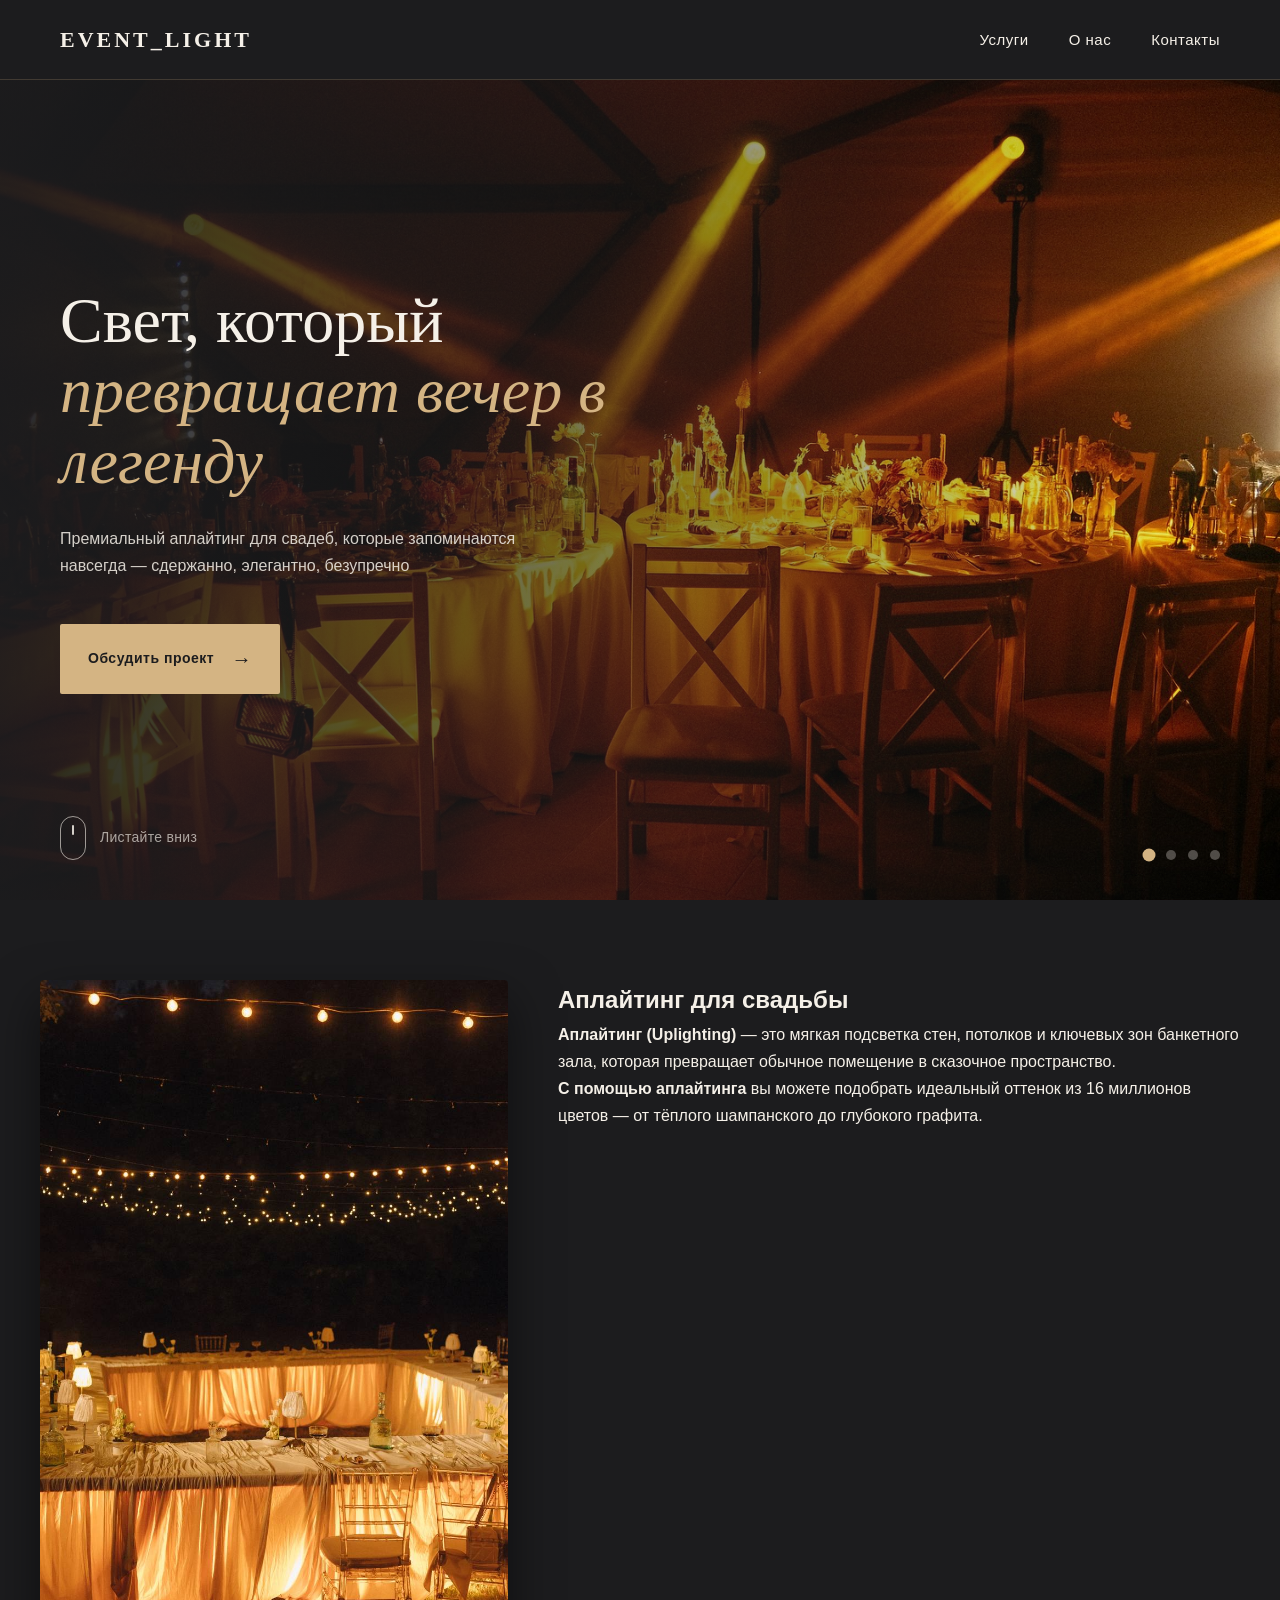
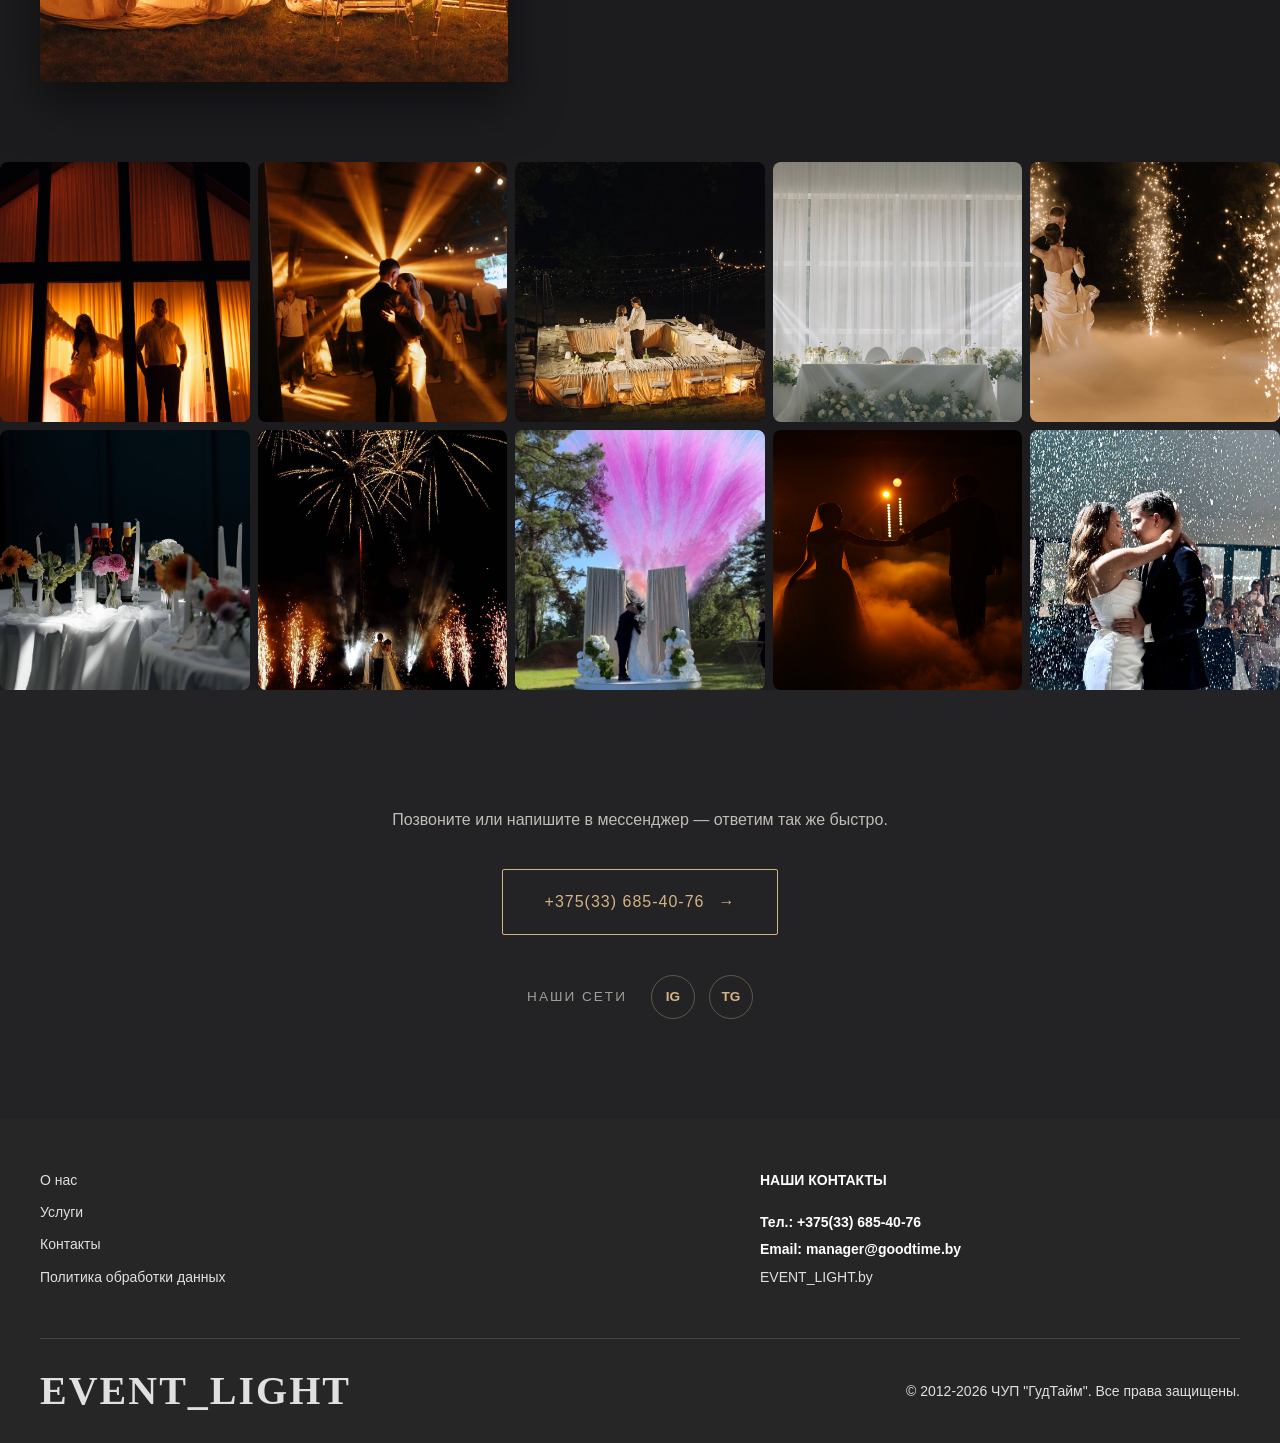
<file: index.html>
<!DOCTYPE html>
<html lang="ru">
<head>
  <meta charset="UTF-8">
  <meta name="viewport" content="width=device-width, initial-scale=1.0">
  <title>Event Light — Аплайтинг для свадеб</title>
  <link rel="stylesheet" href="index.css">
  <!-- defer — чтобы скрипт запускался после загрузки DOM -->
  <script src="index.js" defer></script>
</head>
<body>

  <!-- 1. Шапка -->
  <header class="header">
    <div class="logo" style="background-image: url('');">EVENT_LIGHT</div>
    <nav class="menu">
      <a href="uslygi.html">Услуги</a>
      <a href="about.html">О нас</a>
      <a href="contact.html">Контакты</a>
    </nav>
  </header>

  <!-- 2. Hero-слайдер -->
  <section class="hero" id="hero">
    <div class="hero-bg active" style="background-image: url('photo/572653696_17893463859347047_2452229179020585237_n.jpg');"></div>
    <div class="hero-bg" style="background-image: url('photo/581867885_17895311958347047_486377633943963629_n.jpg');"></div>
    <div class="hero-bg" style="background-image: url('photo/543676277_18426498181100277_5958321504370012211_n.jpg');"></div>
    <div class="hero-bg" style="background-image: url('photo/582799891_17844763572611538_6295649434276760777_n.jpg');"></div>

    <div class="overlay"></div>
    <div class="container">
      <div class="text-content">
        <h1>
          Свет, который<br>
          <span class="highlight">превращает вечер в легенду</span>
        </h1>
        <p class="subtitle">
          Премиальный аплайтинг для свадеб, которые запоминаются<br>
          навсегда — сдержанно, элегантно, безупречно
        </p>
        <a href="#form" class="btn" id="cta-btn">
          Обсудить проект
          <span class="arrow">→</span>
        </a>
      </div>

      <div class="scroll-down">
        <div class="scroll-icon">
          <span class="scroll-line"></span>
        </div>
        <span class="scroll-text">Листайте вниз</span>
      </div>

      <div class="slider-dots">
        <div class="dot active" data-slide="0"></div>
        <div class="dot" data-slide="1"></div>
        <div class="dot" data-slide="2"></div>
        <div class="dot" data-slide="3"></div>
      </div>
      
    </div>
  </section>

  <!-- 3. Uplighting -->
  <section class="uplighting-section">
    <div class="container">
      <div class="content-wrapper">
        <div class="image-block">
          <img src="photo/photo_2026-09-30_15-35-07.jpg" alt="Аплайтинг банкетного зала">
        </div>
        <div class="text-block">
          <h1>Аплайтинг для свадьбы</h1>
          <p>
            <strong>Аплайтинг (Uplighting)</strong> — это мягкая подсветка стен, потолков
            и ключевых зон банкетного зала, которая превращает обычное помещение
            в сказочное пространство.
          </p>
          <p>
            <strong>С помощью аплайтинга</strong> вы можете подобрать идеальный оттенок
            из 16 миллионов цветов — от тёплого шампанского до глубокого графита.
          </p>
        </div>
      </div>
    </div>
  </section>

  <!-- 4. Галерея -->
  <section class="gallery-section">
    <div class="gallery-wrapper">
      <div class="gallery-grid">
        <div class="gallery-item"><img src="photo/apliting.jpg" alt="Свадебная пара"></div>
        <div class="gallery-item"><img src="photo/543676277_18426498181100277_5958321504370012211_n.jpg" alt="Оформление зала"></div>
        <div class="gallery-item"><img src="photo/photo_8_2026-09-30_18-14-20.jpg" alt="Оформление зала"></div>
        <div class="gallery-item"><img src="photo/photo_2026-09-30_15-37-16.jpg" alt="Освещение сцены"></div>
        <div class="gallery-item"><img src="photo/photo_2026-09-30_15-36-49.jpg" alt="Первый танец"></div>
        <div class="gallery-item"><img src="photo/photo_2026-09-30_16-36-18.jpg" alt="Вечеринка"></div>
        <div class="gallery-item"><img src="photo/photo_2026-09-30_15-37-24.jpg" alt="Танец"></div>
        <div class="gallery-item"><img src="photo/IMG_4236.PNG" alt="Праздник"></div>
        <div class="gallery-item"><img src="photo/IMG_3611.JPG" alt="Музыканты"></div>
        <div class="gallery-item"><img src="photo/photo_2026-09-30_15-34-59.jpg" alt="Мероприятие"></div>
      </div>

        
    </div>
  </section>
  <section class="cta-section" id="contact">
    <div class="container">
      <h2 class="cta-title"></h2>
      <p class="cta-lead">Позвоните или напишите в мессенджер — ответим так же быстро.</p>
      <a href="tel:+375291850333" class="cta-btn">
        +375(33) 685-40-76 <span>→</span>
      </a>
        <div class="footer-socials">
          <span>Наши сети</span>
          <a href="https://www.instagram.com/event_light.by/" aria-label="Instagram">IG</a>
                    <a href="https://telegram.org/" aria-label="Telegram">TG</a>
        </div>
    </div>
</section>
  <!-- 6. Футер -->
  <footer class="footer">
    <div class="footer-container">
      <div class="footer-top">

        <div class="footer-col">
          <ul class="footer-links">
            <li><a href="about.html">О нас</a></li>
            <li><a href="uslygi.html">Услуги</a></li>
            <li><a href="contact.html">Контакты</a></li>
            <li><a href="#">Политика обработки данных</a></li>
          </ul>
        </div>

        <div class="footer-col">
          <h3 class="hidden-title">&nbsp;</h3>
        </div>

        <div class="footer-col contacts">
          <h3>Наши контакты</h3>
          <p class="phone">Тел.: <a href="tel:+375(33) 685-40-76">+375(33) 685-40-76</a></p>
          <p class="email">Email: <a href="mailto:manager@goodtime.by">manager@goodtime.by</a></p>
          <div class="address">
            <p>EVENT_LIGHT.by</p>
          </div>
        </div>
      </div>

      <div class="footer-divider"></div>

      <div class="footer-bottom">
        <div class="footer-logo">EVENT_LIGHT</div>
        <div class="footer-copyright">
          © 2012-2026 ЧУП "ГудТайм". Все права защищены.
        </div>
        
      </div>
    </div>

    <!-- Кнопка "Вверх" — класс scroll-top (как в JS) -->
    
  </footer>
<button class="scroll-top" type="button">
      <span>Вверх</span>
    </button>
</body>
</html>
</file>
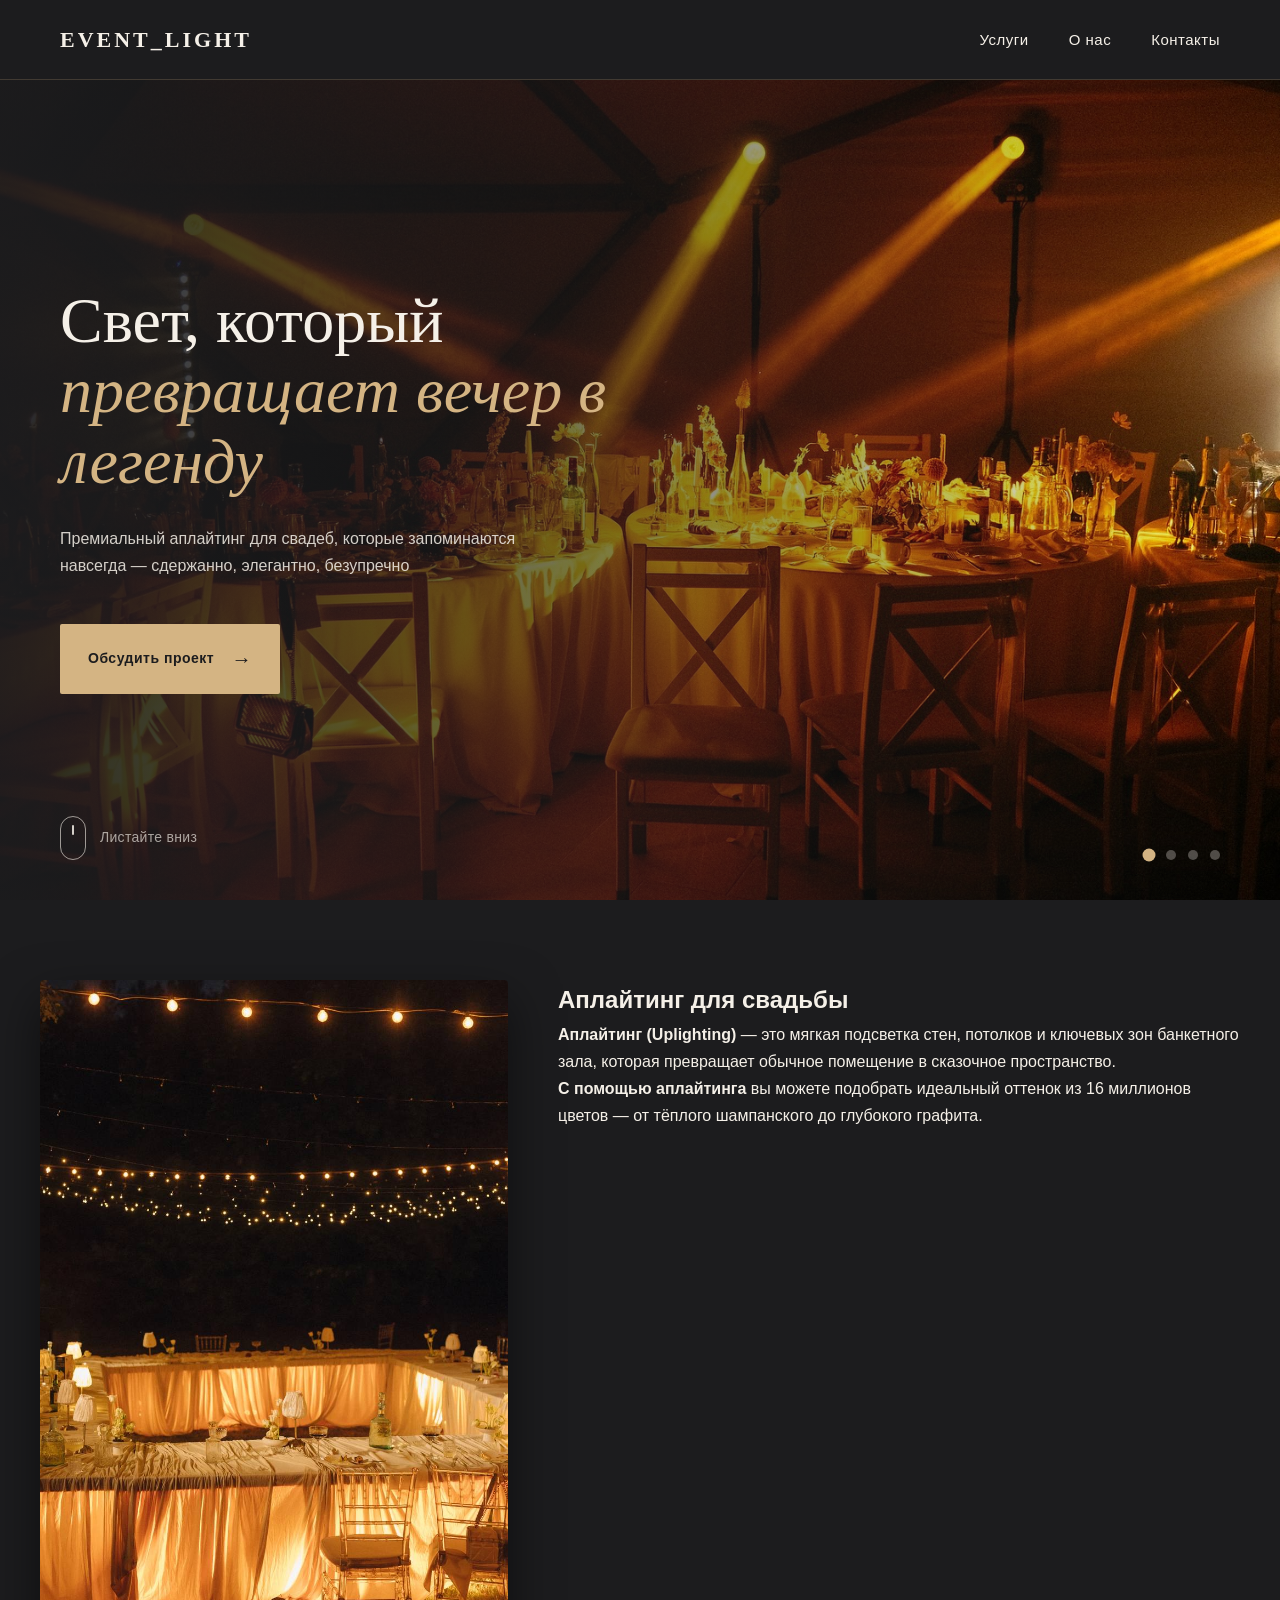
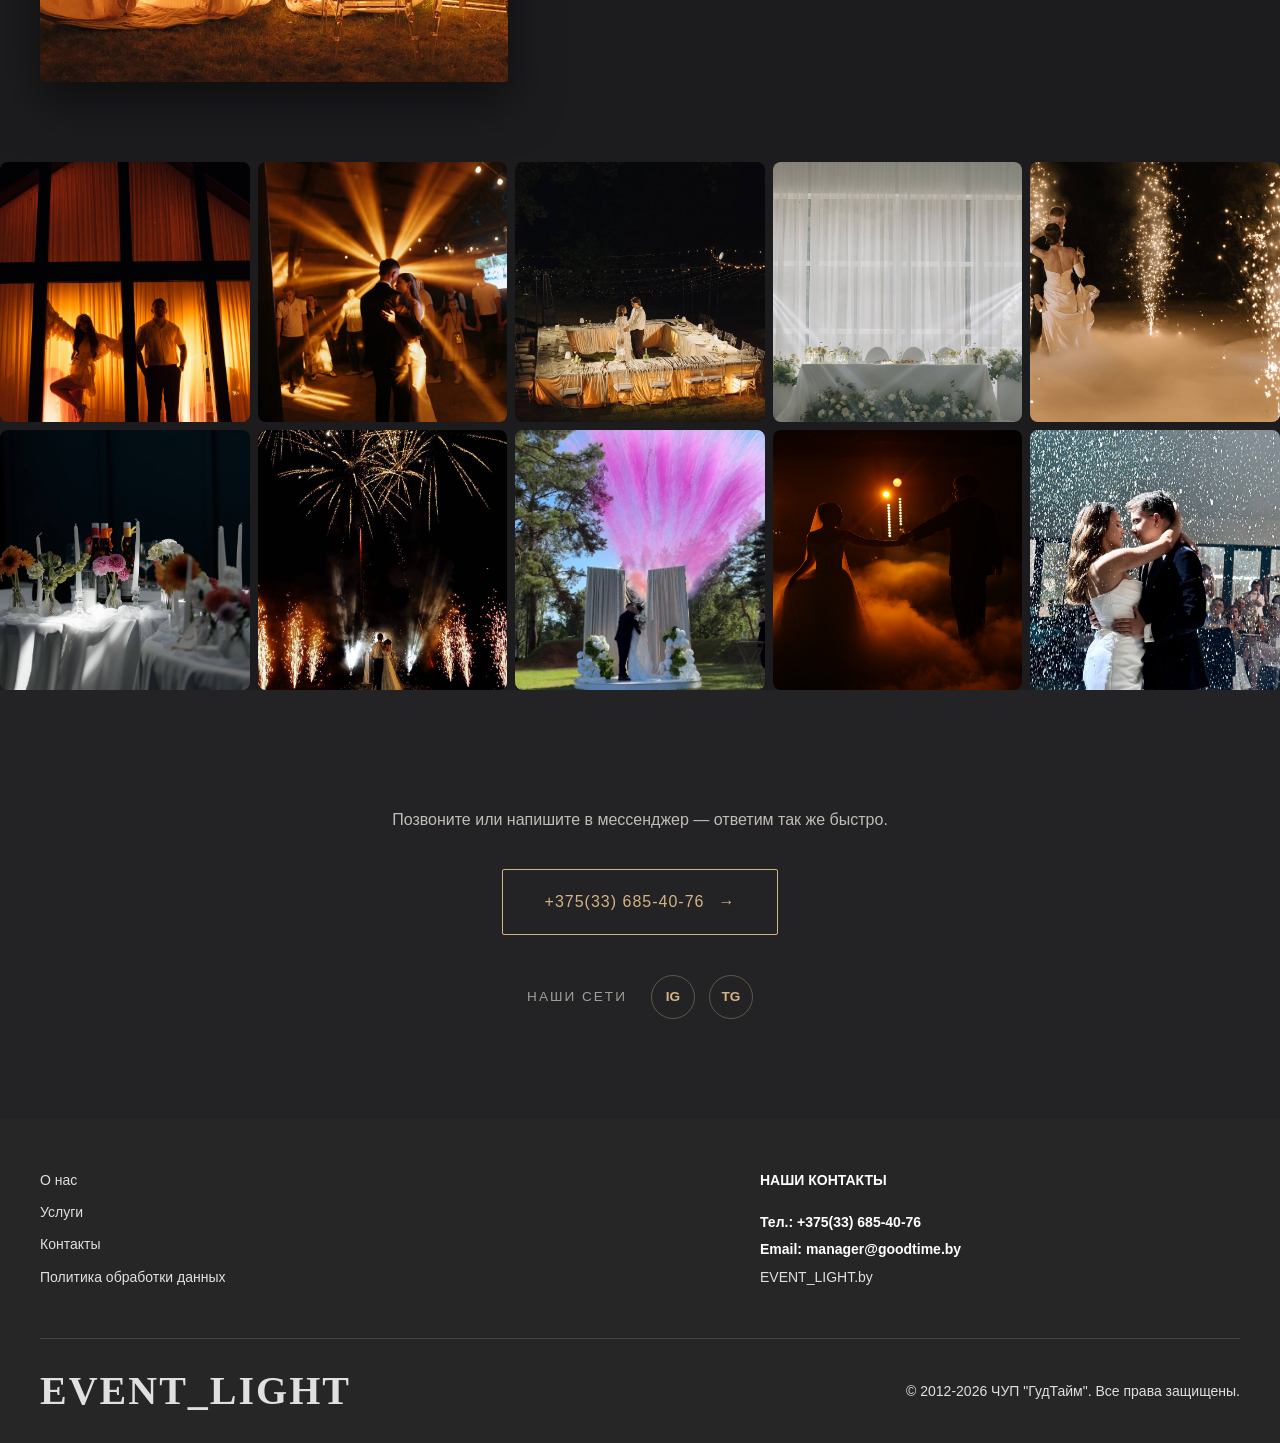
<file: main.html>
<!DOCTYPE html>
<html lang="ru">
<head>
  <meta charset="UTF-8">
  <meta name="viewport" content="width=device-width, initial-scale=1.0">
  <title>Event Light — Аплайтинг для свадеб</title>
  <link rel="stylesheet" href="main.css">
  <!-- defer — чтобы скрипт запускался после загрузки DOM -->
  <script src="main.js" defer></script>
</head>
<body>

  <!-- 1. Шапка -->
  <header class="header">
    <div class="logo" style="background-image: url('');">EVENT_LIGHT</div>
    <nav class="menu">
      <a href="uslygi.html">Услуги</a>
      <a href="about.html">О нас</a>
      <a href="contact.html">Контакты</a>
    </nav>
  </header>

  <!-- 2. Hero-слайдер -->
  <section class="hero" id="hero">
    <div class="hero-bg active" style="background-image: url('photo/572653696_17893463859347047_2452229179020585237_n.jpg');"></div>
    <div class="hero-bg" style="background-image: url('photo/581867885_17895311958347047_486377633943963629_n.jpg');"></div>
    <div class="hero-bg" style="background-image: url('photo/543676277_18426498181100277_5958321504370012211_n.jpg');"></div>
    <div class="hero-bg" style="background-image: url('photo/582799891_17844763572611538_6295649434276760777_n.jpg');"></div>

    <div class="overlay"></div>
    <div class="container">
      <div class="text-content">
        <h1>
          Свет, который<br>
          <span class="highlight">превращает вечер в легенду</span>
        </h1>
        <p class="subtitle">
          Премиальный аплайтинг для свадеб, которые запоминаются<br>
          навсегда — сдержанно, элегантно, безупречно
        </p>
        <a href="#form" class="btn" id="cta-btn">
          Обсудить проект
          <span class="arrow">→</span>
        </a>
      </div>

      <div class="scroll-down">
        <div class="scroll-icon">
          <span class="scroll-line"></span>
        </div>
        <span class="scroll-text">Листайте вниз</span>
      </div>

      <div class="slider-dots">
        <div class="dot active" data-slide="0"></div>
        <div class="dot" data-slide="1"></div>
        <div class="dot" data-slide="2"></div>
        <div class="dot" data-slide="3"></div>
      </div>
      
    </div>
  </section>

  <!-- 3. Uplighting -->
  <section class="uplighting-section">
    <div class="container">
      <div class="content-wrapper">
        <div class="image-block">
          <img src="photo/photo_2026-09-30_15-35-07.jpg" alt="Аплайтинг банкетного зала">
        </div>
        <div class="text-block">
          <h1>Аплайтинг для свадьбы</h1>
          <p>
            <strong>Аплайтинг (Uplighting)</strong> — это мягкая подсветка стен, потолков
            и ключевых зон банкетного зала, которая превращает обычное помещение
            в сказочное пространство.
          </p>
          <p>
            <strong>С помощью аплайтинга</strong> вы можете подобрать идеальный оттенок
            из 16 миллионов цветов — от тёплого шампанского до глубокого графита.
          </p>
        </div>
      </div>
    </div>
  </section>

  <!-- 4. Галерея -->
  <section class="gallery-section">
    <div class="gallery-wrapper">
      <div class="gallery-grid">
        <div class="gallery-item"><img src="photo/apliting.jpg" alt="Свадебная пара"></div>
        <div class="gallery-item"><img src="photo/543676277_18426498181100277_5958321504370012211_n.jpg" alt="Оформление зала"></div>
        <div class="gallery-item"><img src="photo/photo_8_2026-09-30_18-14-20.jpg" alt="Оформление зала"></div>
        <div class="gallery-item"><img src="photo/photo_2026-09-30_15-37-16.jpg" alt="Освещение сцены"></div>
        <div class="gallery-item"><img src="photo/photo_2026-09-30_15-36-49.jpg" alt="Первый танец"></div>
        <div class="gallery-item"><img src="photo/photo_2026-09-30_16-36-18.jpg" alt="Вечеринка"></div>
        <div class="gallery-item"><img src="photo/photo_2026-09-30_15-37-24.jpg" alt="Танец"></div>
        <div class="gallery-item"><img src="photo/IMG_4236.PNG" alt="Праздник"></div>
        <div class="gallery-item"><img src="photo/IMG_3611.JPG" alt="Музыканты"></div>
        <div class="gallery-item"><img src="photo/photo_2026-09-30_15-34-59.jpg" alt="Мероприятие"></div>
      </div>

        
    </div>
  </section>
  <section class="cta-section" id="contact">
    <div class="container">
      <h2 class="cta-title"></h2>
      <p class="cta-lead">Позвоните или напишите в мессенджер — ответим так же быстро.</p>
      <a href="tel:+375291850333" class="cta-btn">
        +375(33) 685-40-76 <span>→</span>
      </a>
        <div class="footer-socials">
          <span>Наши сети</span>
          <a href="https://www.instagram.com/event_light.by/" aria-label="Instagram">IG</a>
                    <a href="https://telegram.org/" aria-label="Telegram">TG</a>
        </div>
    </div>
</section>
  <!-- 6. Футер -->
  <footer class="footer">
    <div class="footer-container">
      <div class="footer-top">

        <div class="footer-col">
          <ul class="footer-links">
            <li><a href="about.html">О нас</a></li>
            <li><a href="uslygi.html">Услуги</a></li>
            <li><a href="contact.html">Контакты</a></li>
            <li><a href="#">Политика обработки данных</a></li>
          </ul>
        </div>

        <div class="footer-col">
          <h3 class="hidden-title">&nbsp;</h3>
        </div>

        <div class="footer-col contacts">
          <h3>Наши контакты</h3>
          <p class="phone">Тел.: <a href="tel:+375(33) 685-40-76">+375(33) 685-40-76</a></p>
          <p class="email">Email: <a href="mailto:manager@goodtime.by">manager@goodtime.by</a></p>
          <div class="address">
            <p>EVENT_LIGHT.by</p>
          </div>
        </div>
      </div>

      <div class="footer-divider"></div>

      <div class="footer-bottom">
        <div class="footer-logo">EVENT_LIGHT</div>
        <div class="footer-copyright">
          © 2012-2026 ЧУП "ГудТайм". Все права защищены.
        </div>
        
      </div>
    </div>

    <!-- Кнопка "Вверх" — класс scroll-top (как в JS) -->
    
  </footer>
<button class="scroll-top" type="button">
      <span>Вверх</span>
    </button>
</body>
</html>
</file>
<file: index.css>
/* ====================== ГЛОБАЛЬНЫЕ СТИЛИ ====================== */
* {
  margin: 0;
  padding: 0;
  box-sizing: border-box;
}

html {
  scroll-behavior: smooth;
}

body {
  font-family: 'Montserrat', sans-serif;
  color: #F5F0E8;
  background-color: #1C1C1E;
  line-height: 1.7;
}

img {
  max-width: 100%;
  display: block;
}

/* ====================== ШАПКА ====================== */
.header {
  height: 80px;
  padding: 0 60px;
  display: flex;
  align-items: center;
  justify-content: space-between;
  background: #1C1C1E;
  position: sticky;
  top: 0;
  z-index: 1000;
  border-bottom: 1px solid rgba(212, 180, 131, 0.2);
}

.logo {
  font-family: 'Times New Roman', serif;
  font-size: 22px;
  font-weight: 900;
  letter-spacing: 3px;
  text-transform: uppercase;
  color: #F5F0E8;
  text-decoration: none;
}

.menu {
  display: flex;
  gap: 40px;
}

.menu a {
  position: relative;           /* ← важно для ::after */
  color: #F5F0E8;
  text-decoration: none;
  font-size: 15px;
  font-weight: 400;
  letter-spacing: 0.5px;
  transition: color 0.3s ease;
}

.menu a::after {
  content: '';
  position: absolute;
  bottom: -6px;
  left: 0;
  width: 0;
  height: 1px;
  background-color: #D4B483;
  transition: width 0.3s ease;
}

.menu a:hover {
  color: #D4B483;
}

.menu a:hover::after {
  width: 100%;
}

/* ====================== ЛИСТАЙТЕ ВНИЗ ====================== */
.scroll-down {
  position: absolute;
  bottom: 40px;
  left: 60px;
  display: flex;
  align-items: center;
  gap: 14px;
  z-index: 5;
  user-select: none;
  pointer-events: none;
}

.scroll-icon {
  width: 26px;
  height: 44px;
  border: 1.5px solid rgba(245, 240, 232, 0.6);
  border-radius: 14px;
  position: relative;
  display: flex;
  justify-content: center;
  padding-top: 8px;
  background: transparent;
  transition: border-color 0.3s ease;
}

.scroll-line {
  display: block;
  width: 2px;
  height: 10px;
  background: rgba(245, 240, 232, 0.85);
  border-radius: 2px;
  animation: scrollDown 1.8s ease-in-out infinite;
}

@keyframes scrollDown {
  0%   { transform: translateY(0);    opacity: 0; }
  30%  { opacity: 1; }
  70%  { opacity: 1; }
  100% { transform: translateY(18px); opacity: 0; }
}

.scroll-text {
  font-size: 14px;
  color: rgba(245, 240, 232, 0.65);
  letter-spacing: 0.3px;
  font-weight: 400;
}

/* ====================== HERO ====================== */
.hero {
  position: relative;
  width: 100%;
  height: calc(100vh - 80px);
  overflow: hidden;
  background: #1C1C1E;
}

.hero-bg {
  position: absolute;
  inset: 0;
  background-size: cover;
  background-position: center;
  opacity: 0;
  transition: opacity 1.5s ease-in-out;
  z-index: 0;
}

.hero-bg.active {
  opacity: 1;
}

.overlay {
  position: absolute;
  inset: 0;
  background: linear-gradient(90deg,
    rgba(28, 28, 30, 0.95) 0%,
    rgba(28, 28, 30, 0.6) 45%,
    rgba(28, 28, 30, 0) 100%);
  z-index: 1;
}

.hero .container {
  position: relative;
  z-index: 2;
  max-width: 1440px;
  margin: 0 auto;
  padding: 0 60px;
  display: flex;
  flex-direction: column;
  justify-content: center;
  height: 100%;
}

.text-content {
  max-width: 650px;
}

.hero h1 {
  font-family: Georgia, serif;
  font-size: 64px;
  font-weight: 400;
  line-height: 1.1;
  margin-bottom: 28px;
  color: #F5F0E8;
}

.highlight {
  color: #D4B483;
  font-style: italic;
}

.subtitle {
  font-size: 16px;
  line-height: 1.7;
  color: rgba(245, 240, 232, 0.85);
  margin-bottom: 45px;
}

.btn {
  display: inline-flex;
  align-items: center;
  justify-content: space-between;
  background: #D4B483;
  color: #1C1C1E;
  padding: 18px 28px;
  font-size: 14px;
  font-weight: 600;
  letter-spacing: 0.5px;
  min-width: 220px;
  text-decoration: none;
  border-radius: 2px;
  transition: background 0.3s ease, box-shadow 0.3s ease;
  cursor: pointer;
}

.btn:hover {
  background: #E8D5B7;
  box-shadow: 0 8px 24px rgba(212, 180, 131, 0.35);
}

.btn .arrow {
  font-size: 20px;
  margin-left: 12px;
  transition: transform 0.3s ease;
}

.btn:hover .arrow {
  transform: translateX(6px);
}

/* ====================== СЛАЙДЕР ДОТЫ ====================== */
.slider-dots {
  position: absolute;
  bottom: 40px;
  right: 60px;
  display: flex;
  gap: 12px;
  z-index: 10;
}

.dot {
  width: 10px;
  height: 10px;
  border-radius: 50%;
  background: rgba(245, 240, 232, 0.3);
  cursor: pointer;
  transition: background 0.3s ease, transform 0.3s ease;
}

.dot.active {
  background: #D4B483;
  transform: scale(1.3);
}

/* ====================== UPLIGHTING ====================== */
.uplighting-section {
  background: #1C1C1E;
  padding: 80px 20px;
}

.uplighting-section .container {
  max-width: 1200px;
  margin: 0 auto;
}

.content-wrapper {
  display: flex;
  gap: 50px;
  align-items: flex-start;
}

.image-block img {
  width: 100%;
  border-radius: 4px;
  box-shadow: 0 20px 50px rgba(0, 0, 0, 0.5);
}

/* ====================== ГАЛЕРЕЯ ====================== */
.gallery-wrapper {
  position: relative;
  width: 100%;
  max-width: 1600px;
  margin: 0 auto;
}

.gallery-grid {
  display: grid;
  grid-template-columns: repeat(5, 1fr);
  grid-auto-rows: 260px;
  gap: 8px;
  width: 100%;
}

.gallery-item {
  position: relative;
  overflow: hidden;
  border-radius: 8px;
  background-color: #2a2a2a;
  width: 100%;
  height: 100%;
}

.gallery-item img {
  display: block;
  width: 100%;
  height: 100%;
  object-fit: cover;
  object-position: center;
  transition: transform 0.4s ease;
}

.gallery-item:hover img {
  transform: scale(1.05);
}

/* ====================== СОЦСЕТИ ====================== */
.footer-socials {
  display: flex;
  align-items: center;
  gap: 14px;
  flex-wrap: wrap;
  justify-content: center;
  margin-top: 40px;
}

.footer-socials span {
  font-size: 0.85rem;
  letter-spacing: 2px;
  text-transform: uppercase;
  color: rgba(245, 240, 232, 0.6);
  margin-right: 10px;
}

.footer-socials a {
  display: inline-flex;
  align-items: center;
  justify-content: center;
  width: 44px;
  height: 44px;
  border: 1px solid rgba(212, 180, 131, 0.35);
  border-radius: 50%;
  color: #D4B483;
  font-size: 0.85rem;
  font-weight: 600;
  text-decoration: none;
  transition: background 0.3s ease, color 0.3s ease, transform 0.3s ease;
}

.footer-socials a:hover {
  background: #D4B483;
  color: #1C1C1E;
  transform: translateY(-3px);
}

/* ====================== CTA СЕКЦИЯ (контакты) ====================== */
.cta-section {
  background: #232326;
  padding: 100px 40px;
  text-align: center;
  scroll-margin-top: 80px;   /* ← чтобы шапка не перекрывала при скролле */
}

.cta-section .container {
  max-width: 640px;
  margin: 0 auto;
}

.cta-title {
  font-family: Georgia, serif;
  font-size: clamp(1.8rem, 3.5vw, 2.4rem);
  font-weight: 400;
  color: #F5F0E8;
  margin-bottom: 16px;
}

.cta-lead {
  font-size: 1rem;
  color: rgba(245, 240, 232, 0.75);
  margin-bottom: 36px;
}

.cta-btn {
  display: inline-flex;
  align-items: center;
  gap: 14px;
  padding: 18px 42px;
  background: transparent;
  color: #D4B483;
  border: 1px solid #D4B483;
  font-size: 1rem;
  font-weight: 500;
  letter-spacing: 1px;
  text-decoration: none;
  border-radius: 2px;
  transition: background 0.3s ease, color 0.3s ease, transform 0.3s ease;
}

.cta-btn:hover {
  background: #D4B483;
  color: #1C1C1E;
  transform: translateY(-2px);
}

.cta-btn span {
  transition: transform 0.3s ease;
}

.cta-btn:hover span {
  transform: translateX(6px);
}

/* ====================== ФУТЕР ====================== */
.footer {
  background: #262626;
  color: #e0e0e0;
  padding: 50px 20px 20px;
  font-size: 14px;
  line-height: 1.6;
}

.footer-container {
  max-width: 1200px;
  margin: 0 auto;
}

.footer-top {
  display: grid;
  grid-template-columns: 1fr 1fr 1.5fr;
  gap: 40px;
  margin-bottom: 40px;
}

.footer-col h3 {
  color: #fff;
  font-size: 14px;
  text-transform: uppercase;
  margin-bottom: 20px;
}

.footer-links {
  list-style: none;
}

.footer-links li {
  margin-bottom: 10px;
}

.footer-links a {
  color: #e0e0e0;
  text-decoration: none;
  transition: color 0.3s ease;
}

.footer-links a:hover {
  color: #D4B483;
}

.contacts p {
  margin-bottom: 5px;
}

.contacts .phone,
.contacts .email {
  font-weight: bold;
  color: #fff;
}

.contacts a {
  color: #fff;
  text-decoration: none;
}

.contacts a:hover {
  color: #D4B483;
}

.footer-bottom {
  display: flex;
  justify-content: space-between;
  align-items: center;
  flex-wrap: wrap;
  gap: 20px;
  border-top: 1px solid #444;
  padding-top: 20px;
}

.footer-logo {
  font-family: 'Times New Roman', serif;
  font-size: 40px;
  font-weight: 900;
  letter-spacing: 2px;
  text-transform: uppercase;
}

/* ====================== КНОПКА "ВВЕРХ" ====================== */
.scroll-top {
  position: fixed;
  bottom: 30px;
  right: 30px;
  width: 50px;
  height: 50px;
  background: #333;
  color: #fff;
  border: none;
  border-radius: 4px;
  display: flex;
  align-items: center;
  justify-content: center;
  font-size: 11px;
  cursor: pointer;
  opacity: 0;
  pointer-events: none;
  transition: opacity 0.3s ease, background 0.3s ease;
  z-index: 999;
}

.scroll-top.visible {
  opacity: 1;
  pointer-events: auto;
}

.scroll-top:hover {
  background: #D4B483;
  color: #1C1C1E;
}

/* ====================== АДАПТИВ ====================== */

/* Планшеты */
@media (max-width: 1200px) {
  .gallery-grid { grid-template-columns: repeat(4, 1fr); }
}

@media (max-width: 992px) {
  .hero h1 { font-size: 48px; }
  .header { padding: 0 40px; }
  .hero .container { padding: 0 40px; }
  .scroll-down { left: 40px; }
  .slider-dots { right: 40px; }
}

@media (max-width: 900px) {
  .content-wrapper { flex-direction: column; gap: 30px; }
  .text-block h1 { font-size: 28px; }
  .gallery-grid { grid-template-columns: repeat(3, 1fr); }
}

/* Телефоны */
/* Телефоны */
/* Телефоны */
@media (max-width: 768px) {
  .hero h1 { font-size: 34px; }
  .hero .container { padding: 0 20px; }
  
  /* --- КОМПАКТНАЯ ШАПКА --- */
  .header {
    height: auto;            /* Растягиваем по высоте */
    flex-direction: column;  /* Логотип сверху, меню снизу */
    justify-content: center;
    padding: 8px 0;          /* Убираем боковые отступы */
    gap: 4px;                /* Минимальное расстояние между ними */
  }
  
  .logo {
    font-size: 17px;         /* Компактный логотип */
    letter-spacing: 1px;     /* Сжимаем буквы */
  }
  
  .menu {
    display: flex;
    gap: 10px;               /* Ссылки близко друг к другу */
    justify-content: center;
    width: 100%;
    flex-wrap: wrap;         /* Если не влезут, аккуратно перенесутся */
  }
  
  .menu a {
    font-size: 12.5px;       /* Маленький, но читаемый шрифт */
    white-space: nowrap;     /* Запрещаем перенос текста внутри ссылки */
  } 
  
  .btn { width: 100%; }
  .overlay {
    background: linear-gradient(180deg,
      rgba(28, 28, 30, 0.6) 0%,
      rgba(28, 28, 30, 0.95) 80%);
  }
  .gallery-grid {
    grid-template-columns: repeat(3, 1fr);
    grid-auto-rows: 180px;
    gap: 6px;
  }
  .footer-top { grid-template-columns: 1fr; }
  .scroll-down { display: none; }
}

@media (max-width: 600px) {
  .gallery-grid {
    grid-template-columns: repeat(2, 1fr);
    grid-auto-rows: 150px;
  }
  .cta-section { padding: 80px 20px; }
  .footer-logo { font-size: 28px; }
  
  /* --- ЕЩЕ УЖЕ ДЛЯ МАЛЕНЬКИХ ЭКРАНОВ --- */
  .header { padding: 6px 0; }
  .logo { font-size: 15px; }
  .menu { gap: 8px; }
  .menu a { font-size: 12px; }
}

@media (max-width: 480px) {
  .hero h1 { font-size: 28px; }
  .subtitle { font-size: 14px; margin-bottom: 30px; }
  .uplighting-section { padding: 40px 15px; }
  .text-block h1 { font-size: 24px; }
  .cta-btn { padding: 15px 30px; font-size: 0.9rem; }
  .footer-bottom {
    flex-direction: column;
    text-align: center;
  }
}
</file>
<file: main.css>
/* ====================== ГЛОБАЛЬНЫЕ СТИЛИ ====================== */
* {
  margin: 0;
  padding: 0;
  box-sizing: border-box;
}

html {
  scroll-behavior: smooth;
}

body {
  font-family: 'Montserrat', sans-serif;
  color: #F5F0E8;
  background-color: #1C1C1E;
  line-height: 1.7;
}

img {
  max-width: 100%;
  display: block;
}

/* ====================== ШАПКА ====================== */
.header {
  height: 80px;
  padding: 0 60px;
  display: flex;
  align-items: center;
  justify-content: space-between;
  background: #1C1C1E;
  position: sticky;
  top: 0;
  z-index: 1000;
  border-bottom: 1px solid rgba(212, 180, 131, 0.2);
}

.logo {
  font-family: 'Times New Roman', serif;
  font-size: 22px;
  font-weight: 900;
  letter-spacing: 3px;
  text-transform: uppercase;
  color: #F5F0E8;
  text-decoration: none;
}

.menu {
  display: flex;
  gap: 40px;
}

.menu a {
  position: relative;           /* ← важно для ::after */
  color: #F5F0E8;
  text-decoration: none;
  font-size: 15px;
  font-weight: 400;
  letter-spacing: 0.5px;
  transition: color 0.3s ease;
}

.menu a::after {
  content: '';
  position: absolute;
  bottom: -6px;
  left: 0;
  width: 0;
  height: 1px;
  background-color: #D4B483;
  transition: width 0.3s ease;
}

.menu a:hover {
  color: #D4B483;
}

.menu a:hover::after {
  width: 100%;
}

/* ====================== ЛИСТАЙТЕ ВНИЗ ====================== */
.scroll-down {
  position: absolute;
  bottom: 40px;
  left: 60px;
  display: flex;
  align-items: center;
  gap: 14px;
  z-index: 5;
  user-select: none;
  pointer-events: none;
}

.scroll-icon {
  width: 26px;
  height: 44px;
  border: 1.5px solid rgba(245, 240, 232, 0.6);
  border-radius: 14px;
  position: relative;
  display: flex;
  justify-content: center;
  padding-top: 8px;
  background: transparent;
  transition: border-color 0.3s ease;
}

.scroll-line {
  display: block;
  width: 2px;
  height: 10px;
  background: rgba(245, 240, 232, 0.85);
  border-radius: 2px;
  animation: scrollDown 1.8s ease-in-out infinite;
}

@keyframes scrollDown {
  0%   { transform: translateY(0);    opacity: 0; }
  30%  { opacity: 1; }
  70%  { opacity: 1; }
  100% { transform: translateY(18px); opacity: 0; }
}

.scroll-text {
  font-size: 14px;
  color: rgba(245, 240, 232, 0.65);
  letter-spacing: 0.3px;
  font-weight: 400;
}

/* ====================== HERO ====================== */
.hero {
  position: relative;
  width: 100%;
  height: calc(100vh - 80px);
  overflow: hidden;
  background: #1C1C1E;
}

.hero-bg {
  position: absolute;
  inset: 0;
  background-size: cover;
  background-position: center;
  opacity: 0;
  transition: opacity 1.5s ease-in-out;
  z-index: 0;
}

.hero-bg.active {
  opacity: 1;
}

.overlay {
  position: absolute;
  inset: 0;
  background: linear-gradient(90deg,
    rgba(28, 28, 30, 0.95) 0%,
    rgba(28, 28, 30, 0.6) 45%,
    rgba(28, 28, 30, 0) 100%);
  z-index: 1;
}

.hero .container {
  position: relative;
  z-index: 2;
  max-width: 1440px;
  margin: 0 auto;
  padding: 0 60px;
  display: flex;
  flex-direction: column;
  justify-content: center;
  height: 100%;
}

.text-content {
  max-width: 650px;
}

.hero h1 {
  font-family: Georgia, serif;
  font-size: 64px;
  font-weight: 400;
  line-height: 1.1;
  margin-bottom: 28px;
  color: #F5F0E8;
}

.highlight {
  color: #D4B483;
  font-style: italic;
}

.subtitle {
  font-size: 16px;
  line-height: 1.7;
  color: rgba(245, 240, 232, 0.85);
  margin-bottom: 45px;
}

.btn {
  display: inline-flex;
  align-items: center;
  justify-content: space-between;
  background: #D4B483;
  color: #1C1C1E;
  padding: 18px 28px;
  font-size: 14px;
  font-weight: 600;
  letter-spacing: 0.5px;
  min-width: 220px;
  text-decoration: none;
  border-radius: 2px;
  transition: background 0.3s ease, box-shadow 0.3s ease;
  cursor: pointer;
}

.btn:hover {
  background: #E8D5B7;
  box-shadow: 0 8px 24px rgba(212, 180, 131, 0.35);
}

.btn .arrow {
  font-size: 20px;
  margin-left: 12px;
  transition: transform 0.3s ease;
}

.btn:hover .arrow {
  transform: translateX(6px);
}

/* ====================== СЛАЙДЕР ДОТЫ ====================== */
.slider-dots {
  position: absolute;
  bottom: 40px;
  right: 60px;
  display: flex;
  gap: 12px;
  z-index: 10;
}

.dot {
  width: 10px;
  height: 10px;
  border-radius: 50%;
  background: rgba(245, 240, 232, 0.3);
  cursor: pointer;
  transition: background 0.3s ease, transform 0.3s ease;
}

.dot.active {
  background: #D4B483;
  transform: scale(1.3);
}

/* ====================== UPLIGHTING ====================== */
.uplighting-section {
  background: #1C1C1E;
  padding: 80px 20px;
}

.uplighting-section .container {
  max-width: 1200px;
  margin: 0 auto;
}

.content-wrapper {
  display: flex;
  gap: 50px;
  align-items: flex-start;
}

.image-block img {
  width: 100%;
  border-radius: 4px;
  box-shadow: 0 20px 50px rgba(0, 0, 0, 0.5);
}

/* ====================== ГАЛЕРЕЯ ====================== */
.gallery-wrapper {
  position: relative;
  width: 100%;
  max-width: 1600px;
  margin: 0 auto;
}

.gallery-grid {
  display: grid;
  grid-template-columns: repeat(5, 1fr);
  grid-auto-rows: 260px;
  gap: 8px;
  width: 100%;
}

.gallery-item {
  position: relative;
  overflow: hidden;
  border-radius: 8px;
  background-color: #2a2a2a;
  width: 100%;
  height: 100%;
}

.gallery-item img {
  display: block;
  width: 100%;
  height: 100%;
  object-fit: cover;
  object-position: center;
  transition: transform 0.4s ease;
}

.gallery-item:hover img {
  transform: scale(1.05);
}

/* ====================== СОЦСЕТИ ====================== */
.footer-socials {
  display: flex;
  align-items: center;
  gap: 14px;
  flex-wrap: wrap;
  justify-content: center;
  margin-top: 40px;
}

.footer-socials span {
  font-size: 0.85rem;
  letter-spacing: 2px;
  text-transform: uppercase;
  color: rgba(245, 240, 232, 0.6);
  margin-right: 10px;
}

.footer-socials a {
  display: inline-flex;
  align-items: center;
  justify-content: center;
  width: 44px;
  height: 44px;
  border: 1px solid rgba(212, 180, 131, 0.35);
  border-radius: 50%;
  color: #D4B483;
  font-size: 0.85rem;
  font-weight: 600;
  text-decoration: none;
  transition: background 0.3s ease, color 0.3s ease, transform 0.3s ease;
}

.footer-socials a:hover {
  background: #D4B483;
  color: #1C1C1E;
  transform: translateY(-3px);
}

/* ====================== CTA СЕКЦИЯ (контакты) ====================== */
.cta-section {
  background: #232326;
  padding: 100px 40px;
  text-align: center;
  scroll-margin-top: 80px;   /* ← чтобы шапка не перекрывала при скролле */
}

.cta-section .container {
  max-width: 640px;
  margin: 0 auto;
}

.cta-title {
  font-family: Georgia, serif;
  font-size: clamp(1.8rem, 3.5vw, 2.4rem);
  font-weight: 400;
  color: #F5F0E8;
  margin-bottom: 16px;
}

.cta-lead {
  font-size: 1rem;
  color: rgba(245, 240, 232, 0.75);
  margin-bottom: 36px;
}

.cta-btn {
  display: inline-flex;
  align-items: center;
  gap: 14px;
  padding: 18px 42px;
  background: transparent;
  color: #D4B483;
  border: 1px solid #D4B483;
  font-size: 1rem;
  font-weight: 500;
  letter-spacing: 1px;
  text-decoration: none;
  border-radius: 2px;
  transition: background 0.3s ease, color 0.3s ease, transform 0.3s ease;
}

.cta-btn:hover {
  background: #D4B483;
  color: #1C1C1E;
  transform: translateY(-2px);
}

.cta-btn span {
  transition: transform 0.3s ease;
}

.cta-btn:hover span {
  transform: translateX(6px);
}

/* ====================== ФУТЕР ====================== */
.footer {
  background: #262626;
  color: #e0e0e0;
  padding: 50px 20px 20px;
  font-size: 14px;
  line-height: 1.6;
}

.footer-container {
  max-width: 1200px;
  margin: 0 auto;
}

.footer-top {
  display: grid;
  grid-template-columns: 1fr 1fr 1.5fr;
  gap: 40px;
  margin-bottom: 40px;
}

.footer-col h3 {
  color: #fff;
  font-size: 14px;
  text-transform: uppercase;
  margin-bottom: 20px;
}

.footer-links {
  list-style: none;
}

.footer-links li {
  margin-bottom: 10px;
}

.footer-links a {
  color: #e0e0e0;
  text-decoration: none;
  transition: color 0.3s ease;
}

.footer-links a:hover {
  color: #D4B483;
}

.contacts p {
  margin-bottom: 5px;
}

.contacts .phone,
.contacts .email {
  font-weight: bold;
  color: #fff;
}

.contacts a {
  color: #fff;
  text-decoration: none;
}

.contacts a:hover {
  color: #D4B483;
}

.footer-bottom {
  display: flex;
  justify-content: space-between;
  align-items: center;
  flex-wrap: wrap;
  gap: 20px;
  border-top: 1px solid #444;
  padding-top: 20px;
}

.footer-logo {
  font-family: 'Times New Roman', serif;
  font-size: 40px;
  font-weight: 900;
  letter-spacing: 2px;
  text-transform: uppercase;
}

/* ====================== КНОПКА "ВВЕРХ" ====================== */
.scroll-top {
  position: fixed;
  bottom: 30px;
  right: 30px;
  width: 50px;
  height: 50px;
  background: #333;
  color: #fff;
  border: none;
  border-radius: 4px;
  display: flex;
  align-items: center;
  justify-content: center;
  font-size: 11px;
  cursor: pointer;
  opacity: 0;
  pointer-events: none;
  transition: opacity 0.3s ease, background 0.3s ease;
  z-index: 999;
}

.scroll-top.visible {
  opacity: 1;
  pointer-events: auto;
}

.scroll-top:hover {
  background: #D4B483;
  color: #1C1C1E;
}

/* ====================== АДАПТИВ ====================== */

/* Планшеты */
@media (max-width: 1200px) {
  .gallery-grid { grid-template-columns: repeat(4, 1fr); }
}

@media (max-width: 992px) {
  .hero h1 { font-size: 48px; }
  .header { padding: 0 40px; }
  .hero .container { padding: 0 40px; }
  .scroll-down { left: 40px; }
  .slider-dots { right: 40px; }
}

@media (max-width: 900px) {
  .content-wrapper { flex-direction: column; gap: 30px; }
  .text-block h1 { font-size: 28px; }
  .gallery-grid { grid-template-columns: repeat(3, 1fr); }
}

/* Телефоны */
@media (max-width: 768px) {
  .hero h1 { font-size: 34px; }
  .hero .container,
  .header { padding: 0 20px; }
  .menu { display: none; }
  .btn { width: 100%; }
  .overlay {
    background: linear-gradient(180deg,
      rgba(28, 28, 30, 0.6) 0%,
      rgba(28, 28, 30, 0.95) 80%);
  }
  .gallery-grid {
    grid-template-columns: repeat(3, 1fr);
    grid-auto-rows: 180px;
    gap: 6px;
  }
  .footer-top { grid-template-columns: 1fr; }
  .scroll-down { display: none; }   /* на телефоне мешает */
}

@media (max-width: 600px) {
  .gallery-grid {
    grid-template-columns: repeat(2, 1fr);
    grid-auto-rows: 150px;
  }
  .cta-section { padding: 80px 20px; }
  .footer-logo { font-size: 28px; }
}

@media (max-width: 480px) {
  .hero h1 { font-size: 28px; }
  .subtitle { font-size: 14px; margin-bottom: 30px; }
  .uplighting-section { padding: 40px 15px; }
  .text-block h1 { font-size: 24px; }
  .cta-btn { padding: 15px 30px; font-size: 0.9rem; }
  .footer-bottom {
    flex-direction: column;
    text-align: center;
  }
}
</file>
